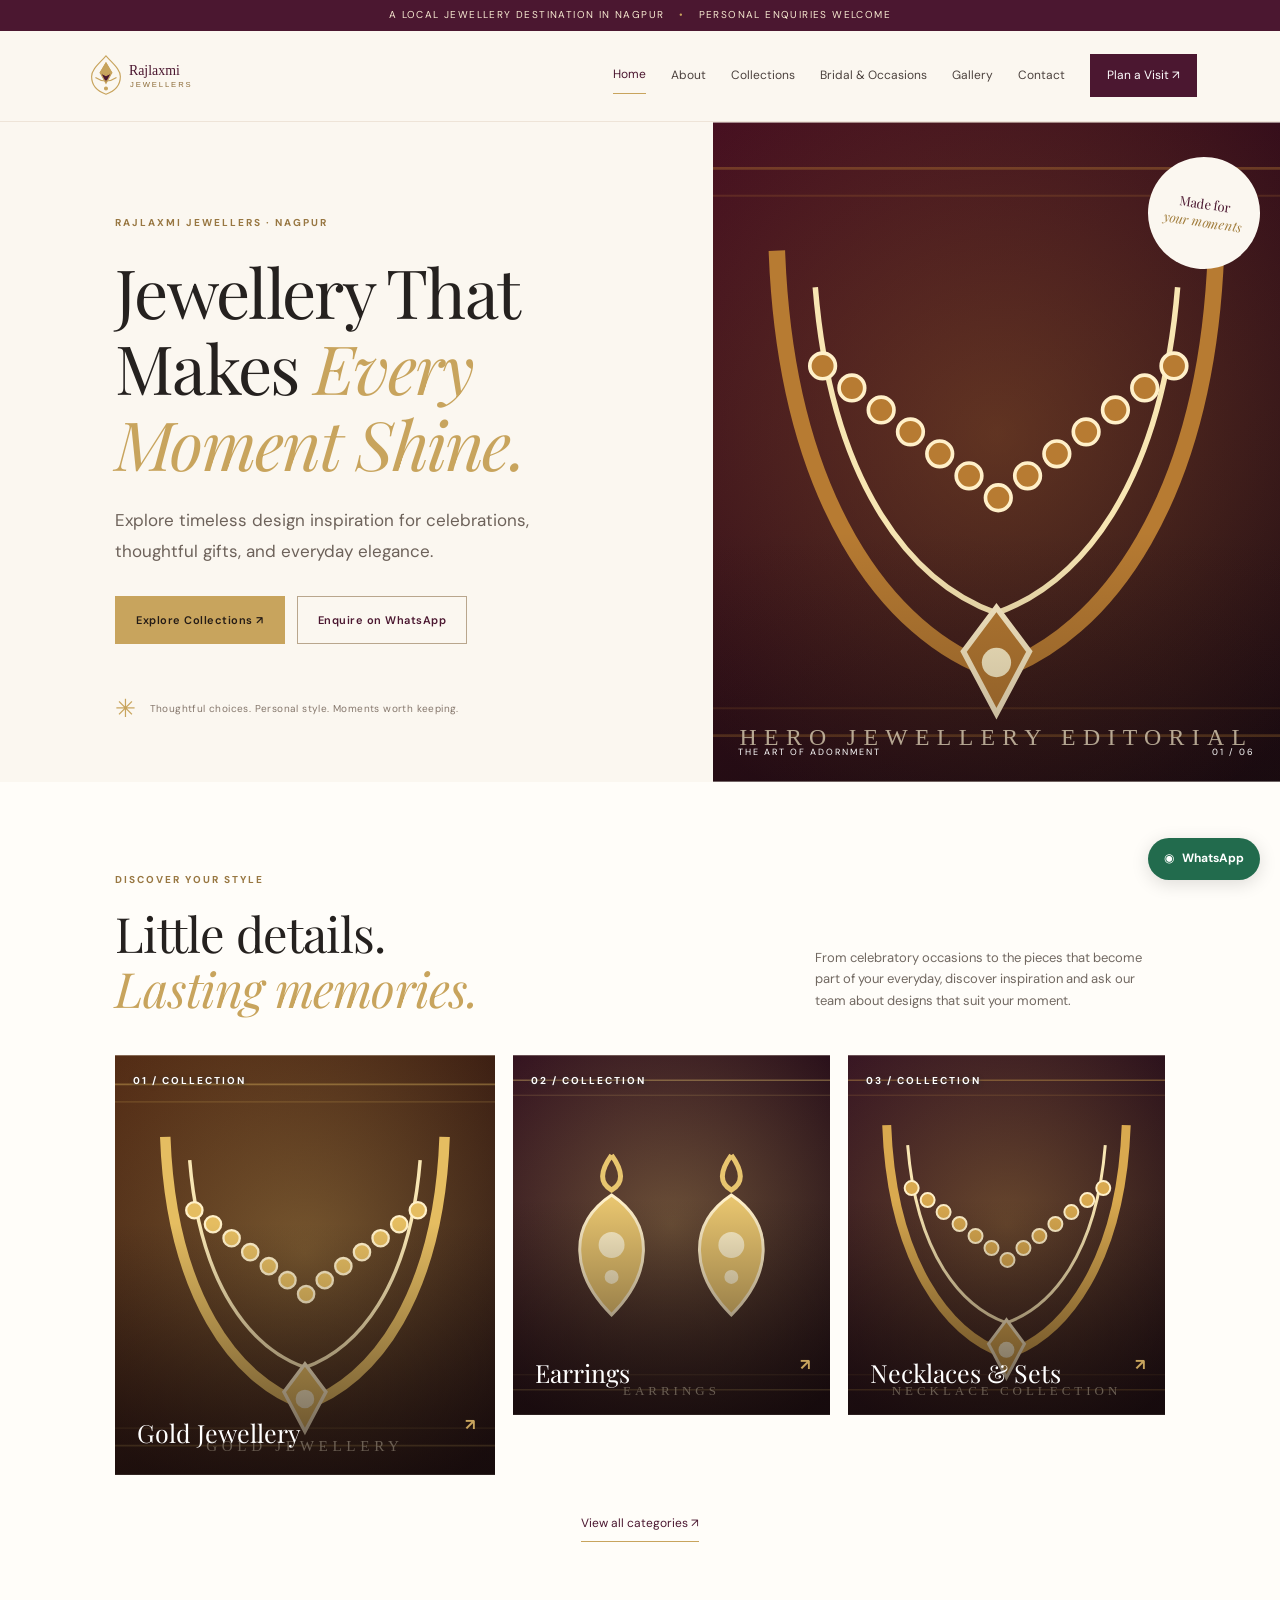
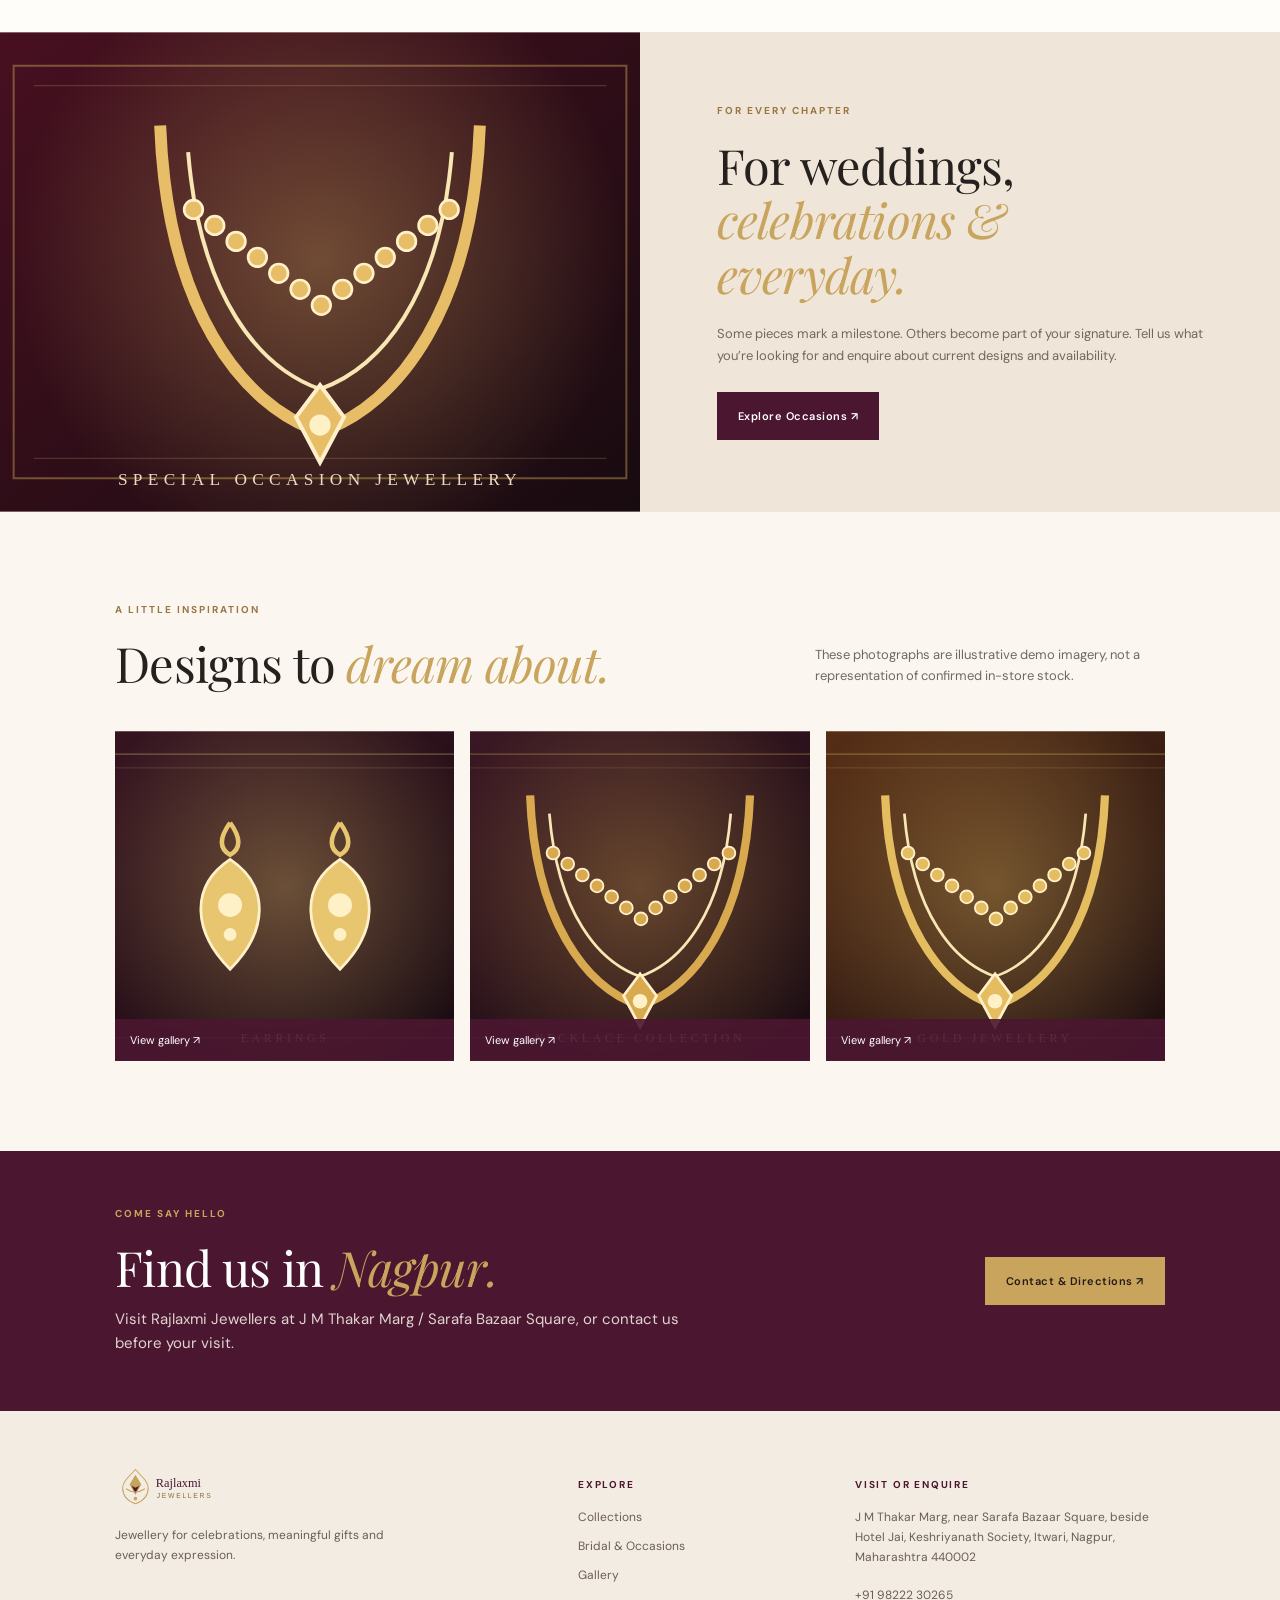
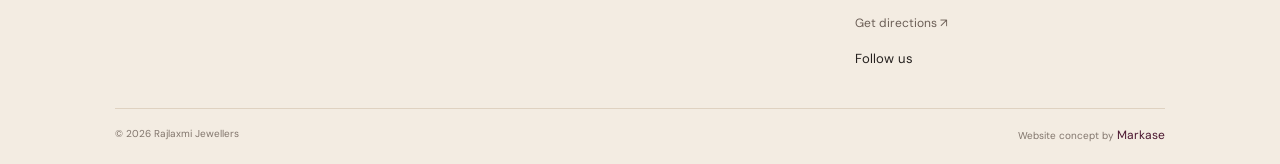
<file: index.html>
<!doctype html><html lang="en"><head><meta charset="utf-8"><meta name="viewport" content="width=device-width, initial-scale=1"><title>Jewellery That Makes Every Moment Shine | Rajlaxmi Jewellers, Nagpur</title><meta name="description" content="Discover jewellery inspiration for celebrations, thoughtful gifts and everyday elegance at Rajlaxmi Jewellers in Nagpur."><meta name="theme-color" content="#4B1730"><meta property="og:type" content="website"><meta property="og:title" content="Jewellery That Makes Every Moment Shine | Rajlaxmi Jewellers"><meta property="og:description" content="Discover jewellery inspiration for celebrations, thoughtful gifts and everyday elegance at Rajlaxmi Jewellers in Nagpur."><meta property="og:image" content="assets/images/hero-jewellery.svg"><link rel="icon" href="assets/images/favicon.svg" type="image/svg+xml"><link rel="stylesheet" href="assets/css/styles.css"></head><body><a class="skip-link" href="#main">Skip to content</a><div class="topline">A local jewellery destination in Nagpur <span>•</span> Personal enquiries welcome</div><header class="site-header"><a class="brand" href="index.html" aria-label="Rajlaxmi Jewellers home"><img src="assets/images/rajlaxmi-jewellers-logo.svg" alt="Rajlaxmi Jewellers"></a><button class="menu-toggle" aria-expanded="false" aria-controls="primary-nav">Menu ☰</button><nav id="primary-nav" class="nav"><a href="index.html" aria-current="page">Home</a><a href="about.html">About</a><a href="collections.html">Collections</a><a href="bridal.html">Bridal & Occasions</a><a href="gallery.html">Gallery</a><a href="contact.html">Contact</a><a class="nav-call" href="contact.html">Plan a Visit ↗</a></nav></header><main id="main"><section class="hero"><div class="hero-copy"><p class="eyebrow">RAJLAXMI JEWELLERS · NAGPUR</p><h1>Jewellery That Makes <em>Every Moment Shine.</em></h1><p class="lead">Explore timeless design inspiration for celebrations, thoughtful gifts, and everyday elegance.</p><div class="button-row"><a class="button button-gold" href="collections.html">Explore Collections ↗</a><a class="button button-outline" data-whatsapp href="#">Enquire on WhatsApp</a></div><div class="hero-note"><span class="ornament">✳</span><span>Thoughtful choices. Personal style. Moments worth keeping.</span></div></div><div class="hero-visual"><img class="hero-image" src="assets/images/hero-jewellery.svg" alt="Editorial jewellery inspiration in warm golden light"><div class="image-caption"><span>THE ART OF ADORNMENT</span><span>01 / 06</span></div><div class="hero-stamp">Made for<br><i>your moments</i></div></div></section><section class="intro-section section-pad"><div class="section-kicker">DISCOVER YOUR STYLE</div><div class="section-heading"><h2>Little details.<br><em>Lasting memories.</em></h2><p>From celebratory occasions to the pieces that become part of your everyday, discover inspiration and ask our team about designs that suit your moment.</p></div><div class="collection-grid"><a class="collection-card collection-tall" href="collections.html#gold"><img src="assets/images/gold-jewellery.svg" alt="Gold jewellery inspiration"><span class="card-index">01 / COLLECTION</span><span class="collection-title">Gold Jewellery <b>↗</b></span></a><a class="collection-card" href="collections.html#earrings"><img src="assets/images/earrings.svg" alt="Elegant earrings inspiration"><span class="card-index">02 / COLLECTION</span><span class="collection-title">Earrings <b>↗</b></span></a><a class="collection-card" href="collections.html#necklaces"><img src="assets/images/necklaces.svg" alt="Necklace design inspiration"><span class="card-index">03 / COLLECTION</span><span class="collection-title">Necklaces & Sets <b>↗</b></span></a></div><div class="center-link"><a class="text-link" href="collections.html">View all categories ↗</a></div></section><section class="occasion-band"><div class="occasion-photo"><img src="assets/images/occasion-jewellery.svg" alt="Jewellery styled for a special occasion" loading="lazy"></div><div class="occasion-copy"><p class="eyebrow">FOR EVERY CHAPTER</p><h2>For weddings,<br><em>celebrations & everyday.</em></h2><p>Some pieces mark a milestone. Others become part of your signature. Tell us what you’re looking for and enquire about current designs and availability.</p><a class="button button-dark" href="bridal.html">Explore Occasions ↗</a></div></section><section class="featured section-pad"><div class="section-kicker">A LITTLE INSPIRATION</div><div class="section-heading"><h2>Designs to <em>dream about.</em></h2><p>These photographs are illustrative demo imagery, not a representation of confirmed in-store stock.</p></div><div class="featured-grid"><a class="feature-tile" href="gallery.html"><img src="assets/images/earrings.svg" alt="Illustrative jewellery photography" loading="lazy"><span>View gallery ↗</span></a><a class="feature-tile" href="gallery.html"><img src="assets/images/necklaces.svg" alt="Illustrative jewellery photography" loading="lazy"><span>View gallery ↗</span></a><a class="feature-tile" href="gallery.html"><img src="assets/images/gold-jewellery.svg" alt="Illustrative jewellery photography" loading="lazy"><span>View gallery ↗</span></a></div></section><section class="visit-strip"><div><p class="eyebrow">COME SAY HELLO</p><h2>Find us in <em>Nagpur.</em></h2><p>Visit Rajlaxmi Jewellers at J M Thakar Marg / Sarafa Bazaar Square, or contact us before your visit.</p></div><a class="button button-gold" href="contact.html">Contact & Directions ↗</a></section></main><footer class="footer"><div class="footer-main"><div><a class="brand footer-brand" href="index.html"><img src="assets/images/rajlaxmi-jewellers-logo.svg" alt="Rajlaxmi Jewellers"></a><p>Jewellery for celebrations, meaningful gifts and everyday expression.</p></div><div><h3>Explore</h3><a href="collections.html">Collections</a><a href="bridal.html">Bridal & Occasions</a><a href="gallery.html">Gallery</a></div><div><h3>Visit or enquire</h3><p data-address>J M Thakar Marg, near Sarafa Bazaar Square, beside Hotel Jai, Keshriyanath Society, Itwari, Nagpur, Maharashtra 440002</p><a data-phone href="tel:+919822230265">+91 98222 30265</a><a data-directions target="_blank" rel="noopener">Get directions ↗</a><div class="social-links" data-social aria-label="Social media"><span>Follow us</span></div></div></div><div class="footer-bottom"><span>© <span data-year></span> Rajlaxmi Jewellers</span><span>Website concept by <a href="https://markase.in" target="_blank" rel="noopener">Markase</a></span></div></footer><a class="whatsapp-float" data-whatsapp href="https://wa.me/919822230265" target="_blank" rel="noopener" aria-label="Chat with Rajlaxmi Jewellers on WhatsApp">◉ <b>WhatsApp</b></a><script src="assets/js/site-config.js"></script><script src="assets/js/main.js"></script></body></html>
</file>
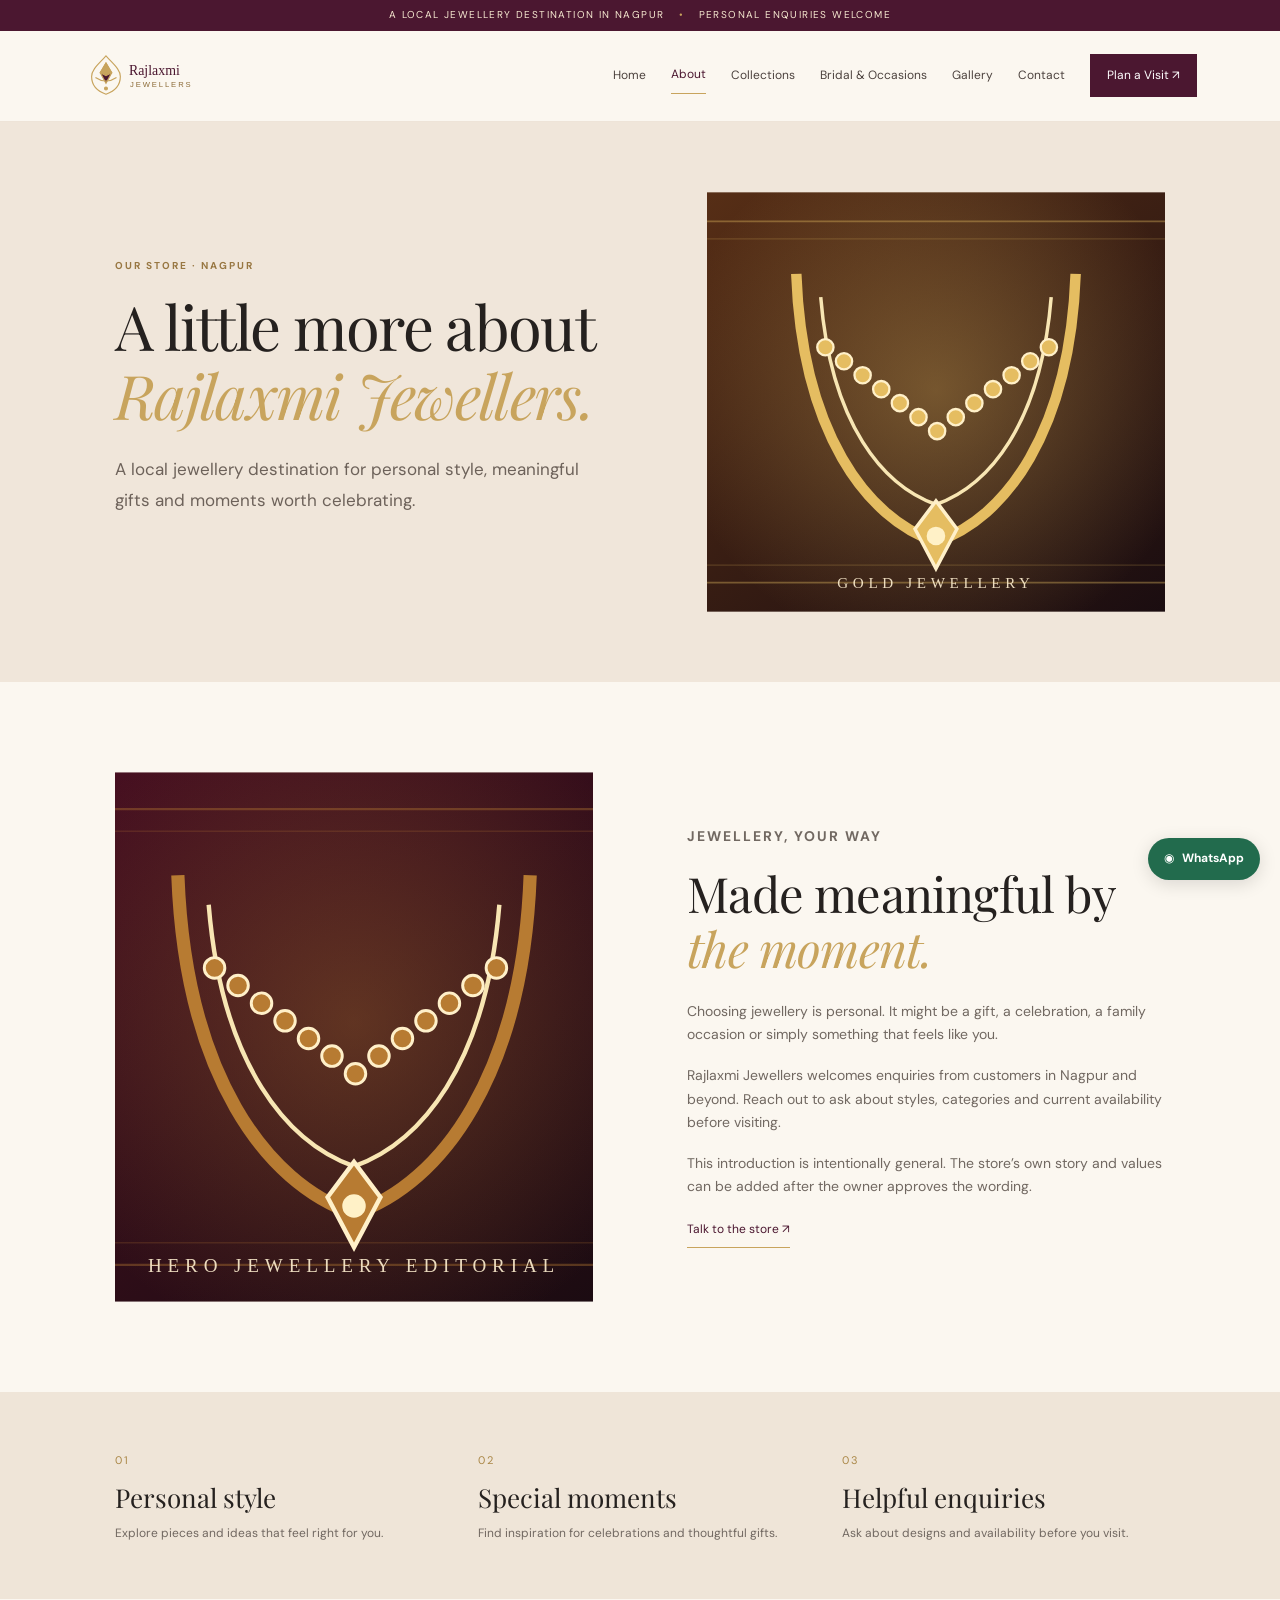
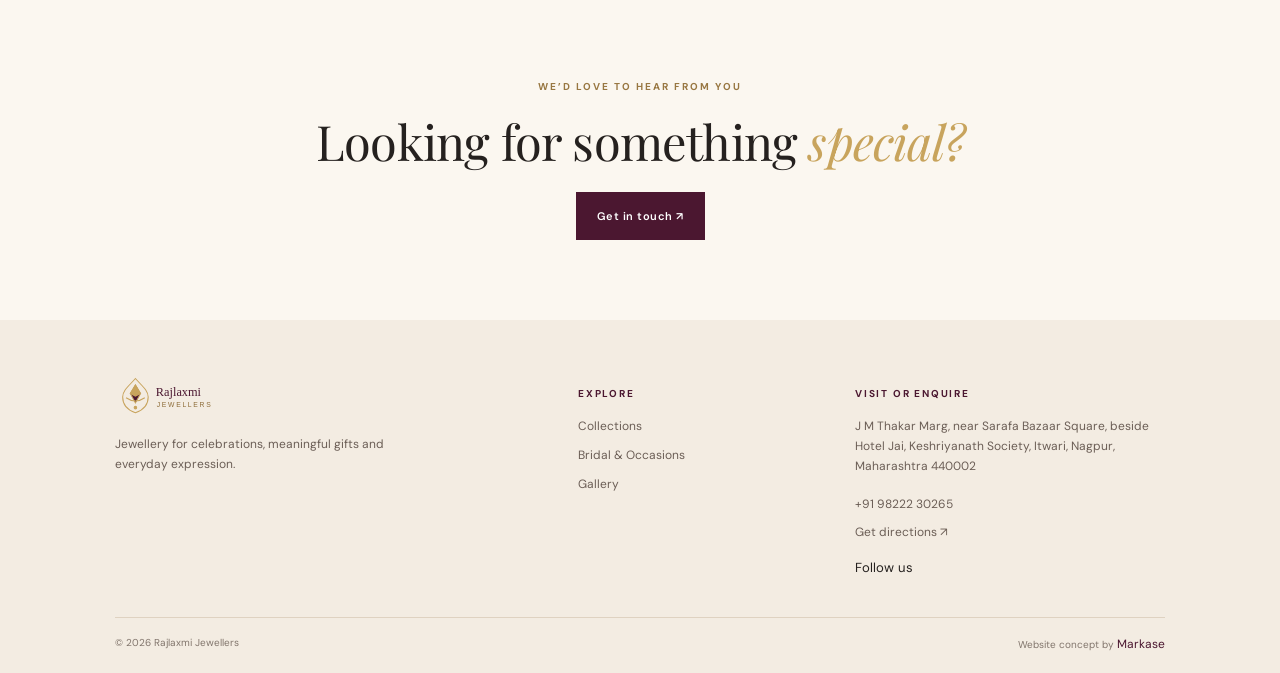
<file: about.html>
<!doctype html><html lang="en"><head><meta charset="utf-8"><meta name="viewport" content="width=device-width, initial-scale=1"><title>A Little More About Rajlaxmi Jewellers | Rajlaxmi Jewellers, Nagpur</title><meta name="description" content="Meet Rajlaxmi Jewellers, a local jewellery store in Nagpur. Get in touch to ask about designs and current availability."><meta name="theme-color" content="#4B1730"><meta property="og:type" content="website"><meta property="og:title" content="A Little More About Rajlaxmi Jewellers | Rajlaxmi Jewellers"><meta property="og:description" content="Meet Rajlaxmi Jewellers, a local jewellery store in Nagpur. Get in touch to ask about designs and current availability."><meta property="og:image" content="assets/images/hero-jewellery.svg"><link rel="icon" href="assets/images/favicon.svg" type="image/svg+xml"><link rel="stylesheet" href="assets/css/styles.css"></head><body><a class="skip-link" href="#main">Skip to content</a><div class="topline">A local jewellery destination in Nagpur <span>•</span> Personal enquiries welcome</div><header class="site-header"><a class="brand" href="index.html" aria-label="Rajlaxmi Jewellers home"><img src="assets/images/rajlaxmi-jewellers-logo.svg" alt="Rajlaxmi Jewellers"></a><button class="menu-toggle" aria-expanded="false" aria-controls="primary-nav">Menu ☰</button><nav id="primary-nav" class="nav"><a href="index.html">Home</a><a href="about.html" aria-current="page">About</a><a href="collections.html">Collections</a><a href="bridal.html">Bridal & Occasions</a><a href="gallery.html">Gallery</a><a href="contact.html">Contact</a><a class="nav-call" href="contact.html">Plan a Visit ↗</a></nav></header><main id="main"><section class="page-intro"><div><p class="eyebrow">OUR STORE · NAGPUR</p><h1>A little more about <em>Rajlaxmi Jewellers.</em></h1><p class="lead">A local jewellery destination for personal style, meaningful gifts and moments worth celebrating.</p></div><img class="intro-image" src="assets/images/gold-jewellery.svg" alt="Jewellery detail in warm light"></section><section class="story-section section-pad"><div class="story-image"><img src="assets/images/hero-jewellery.svg" alt="Close-up jewellery editorial photography" loading="lazy"></div><div class="story-copy"><p class="eyebrow">JEWELLERY, YOUR WAY</p><h2>Made meaningful by <em>the moment.</em></h2><p>Choosing jewellery is personal. It might be a gift, a celebration, a family occasion or simply something that feels like you.</p><p>Rajlaxmi Jewellers welcomes enquiries from customers in Nagpur and beyond. Reach out to ask about styles, categories and current availability before visiting.</p><p class="small-note">This introduction is intentionally general. The store’s own story and values can be added after the owner approves the wording.</p><a class="text-link" href="contact.html">Talk to the store ↗</a></div></section><section class="values-band"><div><span>01</span><h3>Personal style</h3><p>Explore pieces and ideas that feel right for you.</p></div><div><span>02</span><h3>Special moments</h3><p>Find inspiration for celebrations and thoughtful gifts.</p></div><div><span>03</span><h3>Helpful enquiries</h3><p>Ask about designs and availability before you visit.</p></div></section><section class="simple-cta"><p class="eyebrow">WE’D LOVE TO HEAR FROM YOU</p><h2>Looking for something <em>special?</em></h2><a class="button button-dark" href="contact.html">Get in touch ↗</a></section></main><footer class="footer"><div class="footer-main"><div><a class="brand footer-brand" href="index.html"><img src="assets/images/rajlaxmi-jewellers-logo.svg" alt="Rajlaxmi Jewellers"></a><p>Jewellery for celebrations, meaningful gifts and everyday expression.</p></div><div><h3>Explore</h3><a href="collections.html">Collections</a><a href="bridal.html">Bridal & Occasions</a><a href="gallery.html">Gallery</a></div><div><h3>Visit or enquire</h3><p data-address>J M Thakar Marg, near Sarafa Bazaar Square, beside Hotel Jai, Keshriyanath Society, Itwari, Nagpur, Maharashtra 440002</p><a data-phone href="tel:+919822230265">+91 98222 30265</a><a data-directions target="_blank" rel="noopener">Get directions ↗</a><div class="social-links" data-social aria-label="Social media"><span>Follow us</span></div></div></div><div class="footer-bottom"><span>© <span data-year></span> Rajlaxmi Jewellers</span><span>Website concept by <a href="https://markase.in" target="_blank" rel="noopener">Markase</a></span></div></footer><a class="whatsapp-float" data-whatsapp href="https://wa.me/919822230265" target="_blank" rel="noopener" aria-label="Chat with Rajlaxmi Jewellers on WhatsApp">◉ <b>WhatsApp</b></a><script src="assets/js/site-config.js"></script><script src="assets/js/main.js"></script></body></html>
</file>
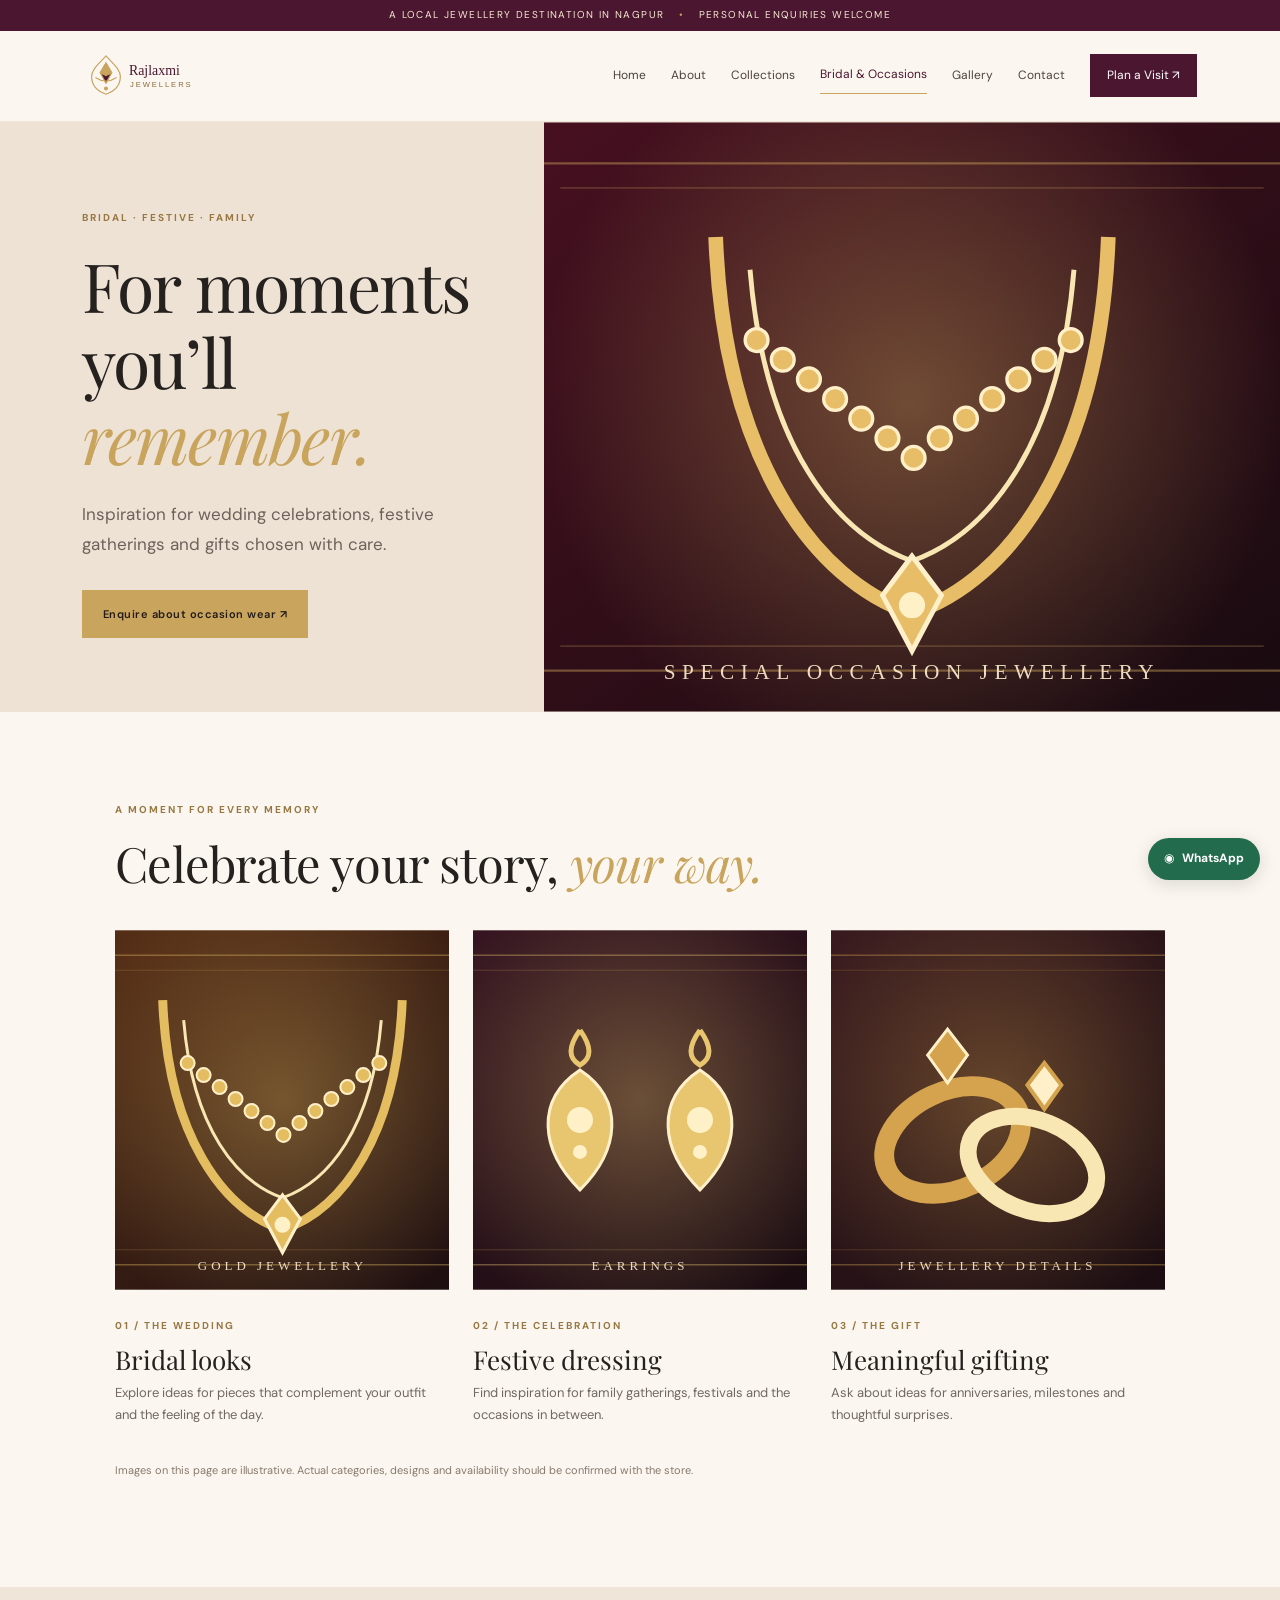
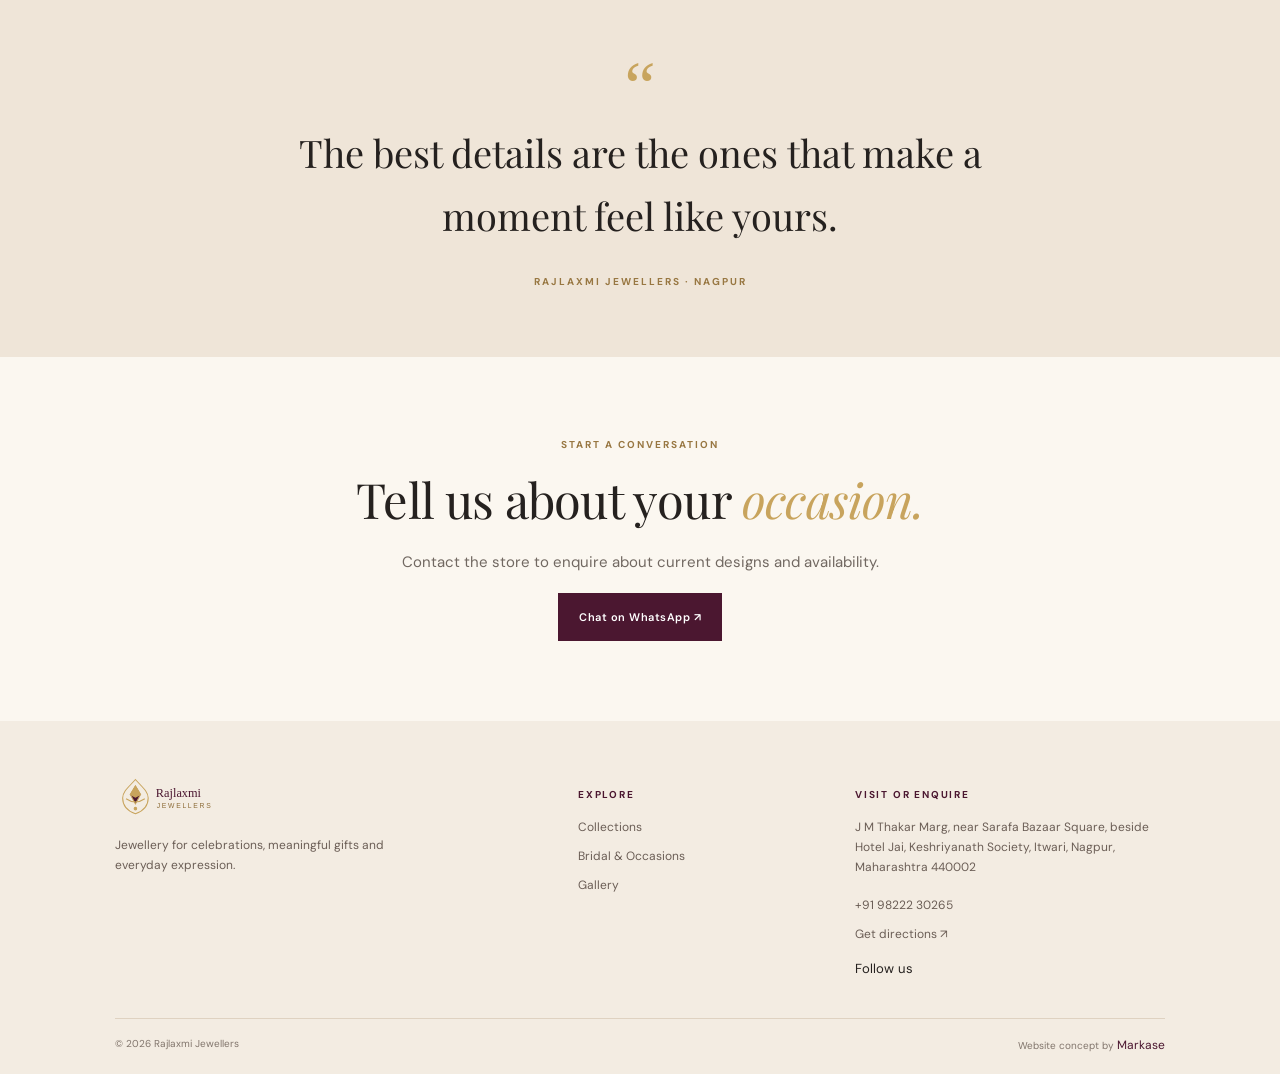
<file: bridal.html>
<!doctype html><html lang="en"><head><meta charset="utf-8"><meta name="viewport" content="width=device-width, initial-scale=1"><title>For Moments You’ll Remember | Rajlaxmi Jewellers, Nagpur</title><meta name="description" content="Explore inspiration for bridal looks, festive dressing and meaningful gifts with Rajlaxmi Jewellers in Nagpur."><meta name="theme-color" content="#4B1730"><meta property="og:type" content="website"><meta property="og:title" content="For Moments You’ll Remember | Rajlaxmi Jewellers"><meta property="og:description" content="Explore inspiration for bridal looks, festive dressing and meaningful gifts with Rajlaxmi Jewellers in Nagpur."><meta property="og:image" content="assets/images/hero-jewellery.svg"><link rel="icon" href="assets/images/favicon.svg" type="image/svg+xml"><link rel="stylesheet" href="assets/css/styles.css"></head><body><a class="skip-link" href="#main">Skip to content</a><div class="topline">A local jewellery destination in Nagpur <span>•</span> Personal enquiries welcome</div><header class="site-header"><a class="brand" href="index.html" aria-label="Rajlaxmi Jewellers home"><img src="assets/images/rajlaxmi-jewellers-logo.svg" alt="Rajlaxmi Jewellers"></a><button class="menu-toggle" aria-expanded="false" aria-controls="primary-nav">Menu ☰</button><nav id="primary-nav" class="nav"><a href="index.html">Home</a><a href="about.html">About</a><a href="collections.html">Collections</a><a href="bridal.html" aria-current="page">Bridal & Occasions</a><a href="gallery.html">Gallery</a><a href="contact.html">Contact</a><a class="nav-call" href="contact.html">Plan a Visit ↗</a></nav></header><main id="main"><section class="bridal-hero"><div class="bridal-hero-copy"><p class="eyebrow">BRIDAL · FESTIVE · FAMILY</p><h1>For moments<br>you’ll <em>remember.</em></h1><p class="lead">Inspiration for wedding celebrations, festive gatherings and gifts chosen with care.</p><a class="button button-gold" data-whatsapp data-message="Hello Rajlaxmi Jewellers, I would like to enquire about jewellery for a wedding or special occasion." href="#">Enquire about occasion wear ↗</a></div><img class="bridal-hero-img" src="assets/images/occasion-jewellery.svg" alt="Bridal jewellery editorial inspiration"></section><section class="occasion-editorial section-pad"><div class="occasion-editorial-head"><p class="eyebrow">A MOMENT FOR EVERY MEMORY</p><h2>Celebrate your story, <em>your way.</em></h2></div><div class="occasion-columns"><article><img src="assets/images/gold-jewellery.svg" alt="Jewellery inspiration for bridal looks" loading="lazy"><span class="eyebrow">01 / THE WEDDING</span><h3>Bridal looks</h3><p>Explore ideas for pieces that complement your outfit and the feeling of the day.</p></article><article><img src="assets/images/earrings.svg" alt="Jewellery inspiration for festive occasions" loading="lazy"><span class="eyebrow">02 / THE CELEBRATION</span><h3>Festive dressing</h3><p>Find inspiration for family gatherings, festivals and the occasions in between.</p></article><article><img src="assets/images/jewellery-details.svg" alt="Jewellery gifting inspiration" loading="lazy"><span class="eyebrow">03 / THE GIFT</span><h3>Meaningful gifting</h3><p>Ask about ideas for anniversaries, milestones and thoughtful surprises.</p></article></div><p class="small-note">Images on this page are illustrative. Actual categories, designs and availability should be confirmed with the store.</p></section><section class="bridal-quote"><span class="quote-mark">“</span><p>The best details are the ones that make a moment feel like yours.</p><span class="eyebrow">RAJLAXMI JEWELLERS · NAGPUR</span></section><section class="simple-cta"><p class="eyebrow">START A CONVERSATION</p><h2>Tell us about your <em>occasion.</em></h2><p>Contact the store to enquire about current designs and availability.</p><a class="button button-dark" data-whatsapp href="#">Chat on WhatsApp ↗</a></section></main><footer class="footer"><div class="footer-main"><div><a class="brand footer-brand" href="index.html"><img src="assets/images/rajlaxmi-jewellers-logo.svg" alt="Rajlaxmi Jewellers"></a><p>Jewellery for celebrations, meaningful gifts and everyday expression.</p></div><div><h3>Explore</h3><a href="collections.html">Collections</a><a href="bridal.html">Bridal & Occasions</a><a href="gallery.html">Gallery</a></div><div><h3>Visit or enquire</h3><p data-address>J M Thakar Marg, near Sarafa Bazaar Square, beside Hotel Jai, Keshriyanath Society, Itwari, Nagpur, Maharashtra 440002</p><a data-phone href="tel:+919822230265">+91 98222 30265</a><a data-directions target="_blank" rel="noopener">Get directions ↗</a><div class="social-links" data-social aria-label="Social media"><span>Follow us</span></div></div></div><div class="footer-bottom"><span>© <span data-year></span> Rajlaxmi Jewellers</span><span>Website concept by <a href="https://markase.in" target="_blank" rel="noopener">Markase</a></span></div></footer><a class="whatsapp-float" data-whatsapp href="https://wa.me/919822230265" target="_blank" rel="noopener" aria-label="Chat with Rajlaxmi Jewellers on WhatsApp">◉ <b>WhatsApp</b></a><script src="assets/js/site-config.js"></script><script src="assets/js/main.js"></script></body></html>
</file>
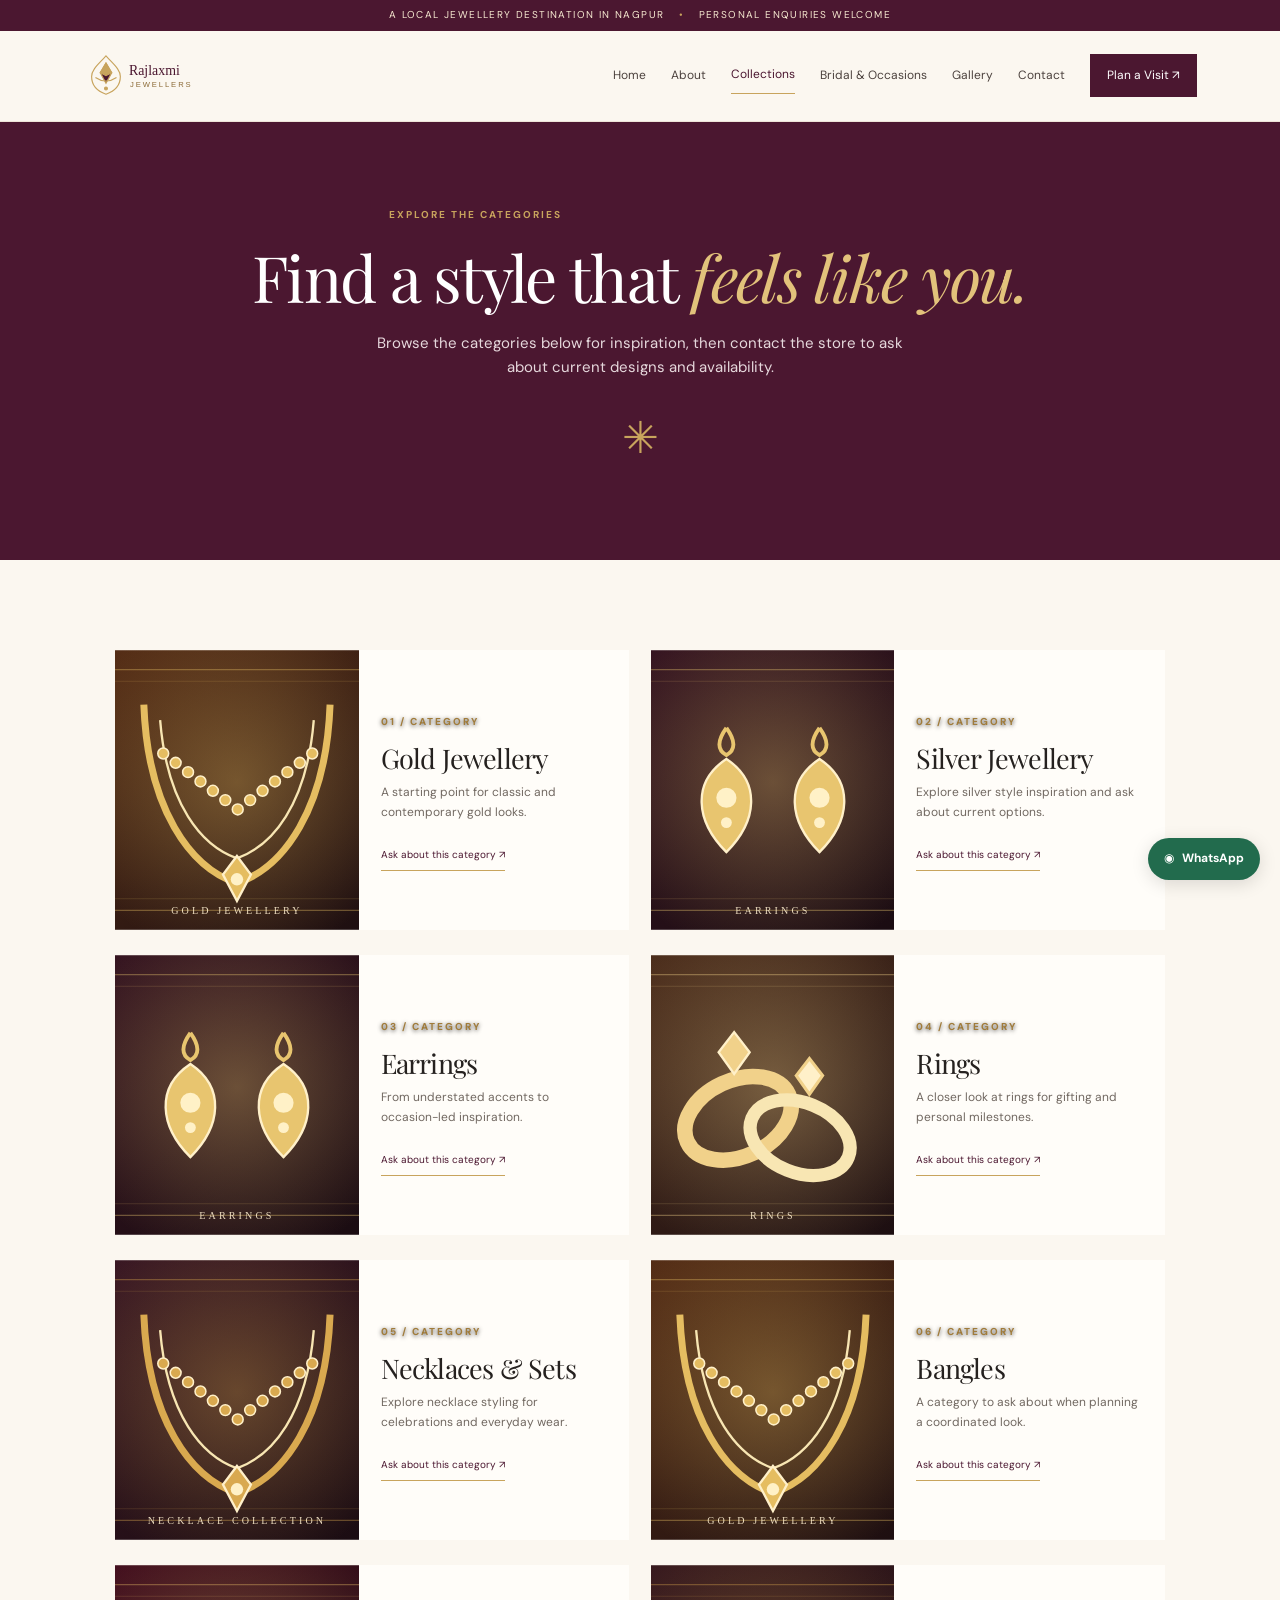
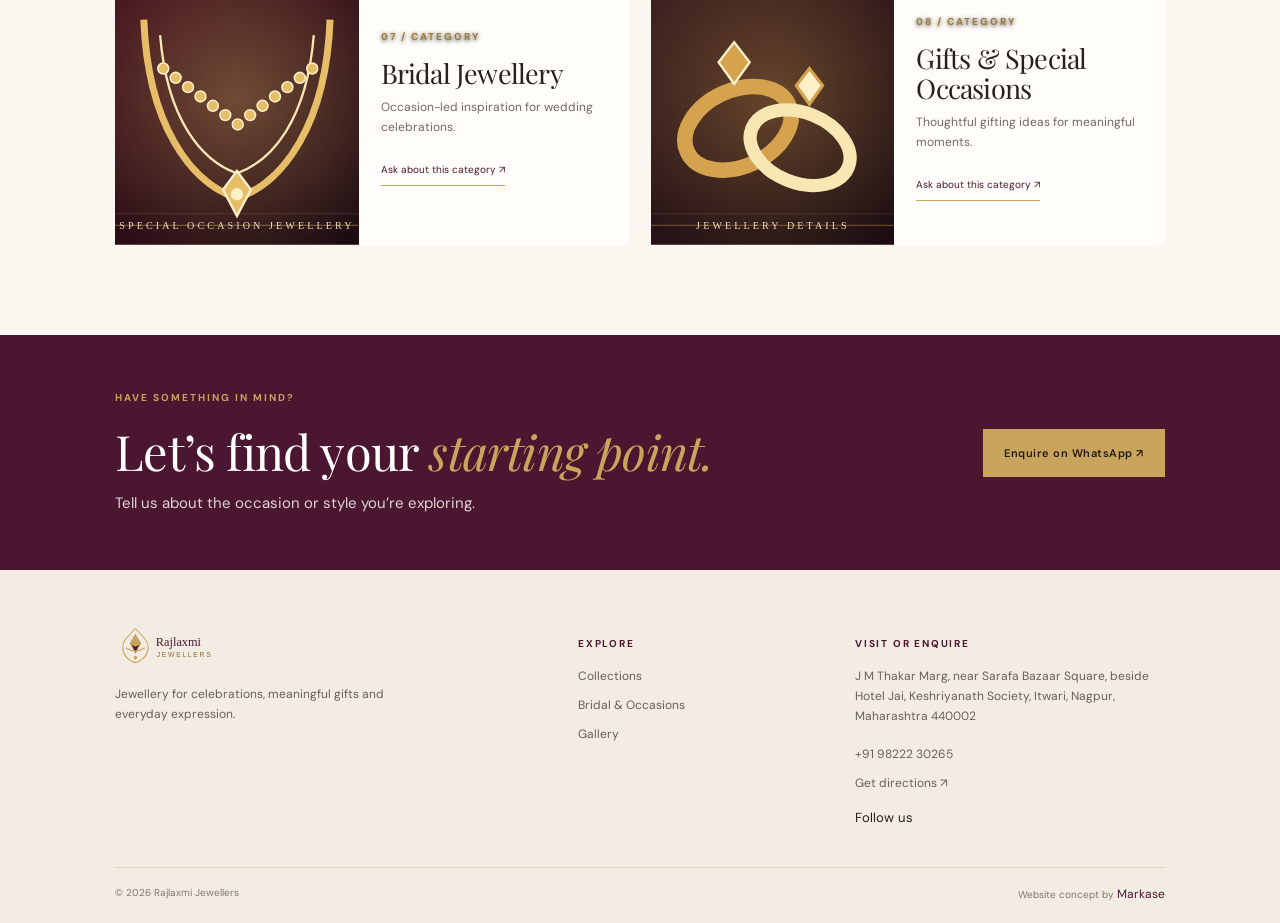
<file: collections.html>
<!doctype html><html lang="en"><head><meta charset="utf-8"><meta name="viewport" content="width=device-width, initial-scale=1"><title>Find a Style That Feels Like You | Rajlaxmi Jewellers, Nagpur</title><meta name="description" content="Explore jewellery category inspiration from Rajlaxmi Jewellers in Nagpur and enquire about current designs."><meta name="theme-color" content="#4B1730"><meta property="og:type" content="website"><meta property="og:title" content="Find a Style That Feels Like You | Rajlaxmi Jewellers"><meta property="og:description" content="Explore jewellery category inspiration from Rajlaxmi Jewellers in Nagpur and enquire about current designs."><meta property="og:image" content="assets/images/hero-jewellery.svg"><link rel="icon" href="assets/images/favicon.svg" type="image/svg+xml"><link rel="stylesheet" href="assets/css/styles.css"></head><body><a class="skip-link" href="#main">Skip to content</a><div class="topline">A local jewellery destination in Nagpur <span>•</span> Personal enquiries welcome</div><header class="site-header"><a class="brand" href="index.html" aria-label="Rajlaxmi Jewellers home"><img src="assets/images/rajlaxmi-jewellers-logo.svg" alt="Rajlaxmi Jewellers"></a><button class="menu-toggle" aria-expanded="false" aria-controls="primary-nav">Menu ☰</button><nav id="primary-nav" class="nav"><a href="index.html">Home</a><a href="about.html">About</a><a href="collections.html" aria-current="page">Collections</a><a href="bridal.html">Bridal & Occasions</a><a href="gallery.html">Gallery</a><a href="contact.html">Contact</a><a class="nav-call" href="contact.html">Plan a Visit ↗</a></nav></header><main id="main"><section class="page-banner burgundy-banner"><p class="eyebrow">EXPLORE THE CATEGORIES</p><h1>Find a style that <em>feels like you.</em></h1><p>Browse the categories below for inspiration, then contact the store to ask about current designs and availability.</p><div class="banner-ornament">✳</div></section><section class="category-grid section-pad"><article class="category-card" id="gold"><img src="assets/images/gold-jewellery.svg" alt="Gold Jewellery illustrative inspiration" loading="lazy"><div class="category-copy"><span class="card-index">01 / CATEGORY</span><h2>Gold Jewellery</h2><p>A starting point for classic and contemporary gold looks.</p><a class="text-link" data-whatsapp data-category="Gold Jewellery" href="#">Ask about this category ↗</a></div></article><article class="category-card" id="silver"><img src="assets/images/earrings.svg" alt="Silver Jewellery illustrative inspiration" loading="lazy"><div class="category-copy"><span class="card-index">02 / CATEGORY</span><h2>Silver Jewellery</h2><p>Explore silver style inspiration and ask about current options.</p><a class="text-link" data-whatsapp data-category="Silver Jewellery" href="#">Ask about this category ↗</a></div></article><article class="category-card" id="earrings"><img src="assets/images/earrings.svg" alt="Earrings illustrative inspiration" loading="lazy"><div class="category-copy"><span class="card-index">03 / CATEGORY</span><h2>Earrings</h2><p>From understated accents to occasion-led inspiration.</p><a class="text-link" data-whatsapp data-category="Earrings" href="#">Ask about this category ↗</a></div></article><article class="category-card" id="rings"><img src="assets/images/rings.svg" alt="Rings illustrative inspiration" loading="lazy"><div class="category-copy"><span class="card-index">04 / CATEGORY</span><h2>Rings</h2><p>A closer look at rings for gifting and personal milestones.</p><a class="text-link" data-whatsapp data-category="Rings" href="#">Ask about this category ↗</a></div></article><article class="category-card" id="necklaces"><img src="assets/images/necklaces.svg" alt="Necklaces & Sets illustrative inspiration" loading="lazy"><div class="category-copy"><span class="card-index">05 / CATEGORY</span><h2>Necklaces & Sets</h2><p>Explore necklace styling for celebrations and everyday wear.</p><a class="text-link" data-whatsapp data-category="Necklaces & Sets" href="#">Ask about this category ↗</a></div></article><article class="category-card" id="bangles"><img src="assets/images/gold-jewellery.svg" alt="Bangles illustrative inspiration" loading="lazy"><div class="category-copy"><span class="card-index">06 / CATEGORY</span><h2>Bangles</h2><p>A category to ask about when planning a coordinated look.</p><a class="text-link" data-whatsapp data-category="Bangles" href="#">Ask about this category ↗</a></div></article><article class="category-card" id="bridal"><img src="assets/images/occasion-jewellery.svg" alt="Bridal Jewellery illustrative inspiration" loading="lazy"><div class="category-copy"><span class="card-index">07 / CATEGORY</span><h2>Bridal Jewellery</h2><p>Occasion-led inspiration for wedding celebrations.</p><a class="text-link" data-whatsapp data-category="Bridal Jewellery" href="#">Ask about this category ↗</a></div></article><article class="category-card" id="gifts"><img src="assets/images/jewellery-details.svg" alt="Gifts & Special Occasions illustrative inspiration" loading="lazy"><div class="category-copy"><span class="card-index">08 / CATEGORY</span><h2>Gifts & Special Occasions</h2><p>Thoughtful gifting ideas for meaningful moments.</p><a class="text-link" data-whatsapp data-category="Gifts & Special Occasions" href="#">Ask about this category ↗</a></div></article></section><section class="visit-strip"><div><p class="eyebrow">HAVE SOMETHING IN MIND?</p><h2>Let’s find your <em>starting point.</em></h2><p>Tell us about the occasion or style you’re exploring.</p></div><a class="button button-gold" data-whatsapp href="#">Enquire on WhatsApp ↗</a></section></main><footer class="footer"><div class="footer-main"><div><a class="brand footer-brand" href="index.html"><img src="assets/images/rajlaxmi-jewellers-logo.svg" alt="Rajlaxmi Jewellers"></a><p>Jewellery for celebrations, meaningful gifts and everyday expression.</p></div><div><h3>Explore</h3><a href="collections.html">Collections</a><a href="bridal.html">Bridal & Occasions</a><a href="gallery.html">Gallery</a></div><div><h3>Visit or enquire</h3><p data-address>J M Thakar Marg, near Sarafa Bazaar Square, beside Hotel Jai, Keshriyanath Society, Itwari, Nagpur, Maharashtra 440002</p><a data-phone href="tel:+919822230265">+91 98222 30265</a><a data-directions target="_blank" rel="noopener">Get directions ↗</a><div class="social-links" data-social aria-label="Social media"><span>Follow us</span></div></div></div><div class="footer-bottom"><span>© <span data-year></span> Rajlaxmi Jewellers</span><span>Website concept by <a href="https://markase.in" target="_blank" rel="noopener">Markase</a></span></div></footer><a class="whatsapp-float" data-whatsapp href="https://wa.me/919822230265" target="_blank" rel="noopener" aria-label="Chat with Rajlaxmi Jewellers on WhatsApp">◉ <b>WhatsApp</b></a><script src="assets/js/site-config.js"></script><script src="assets/js/main.js"></script></body></html>
</file>
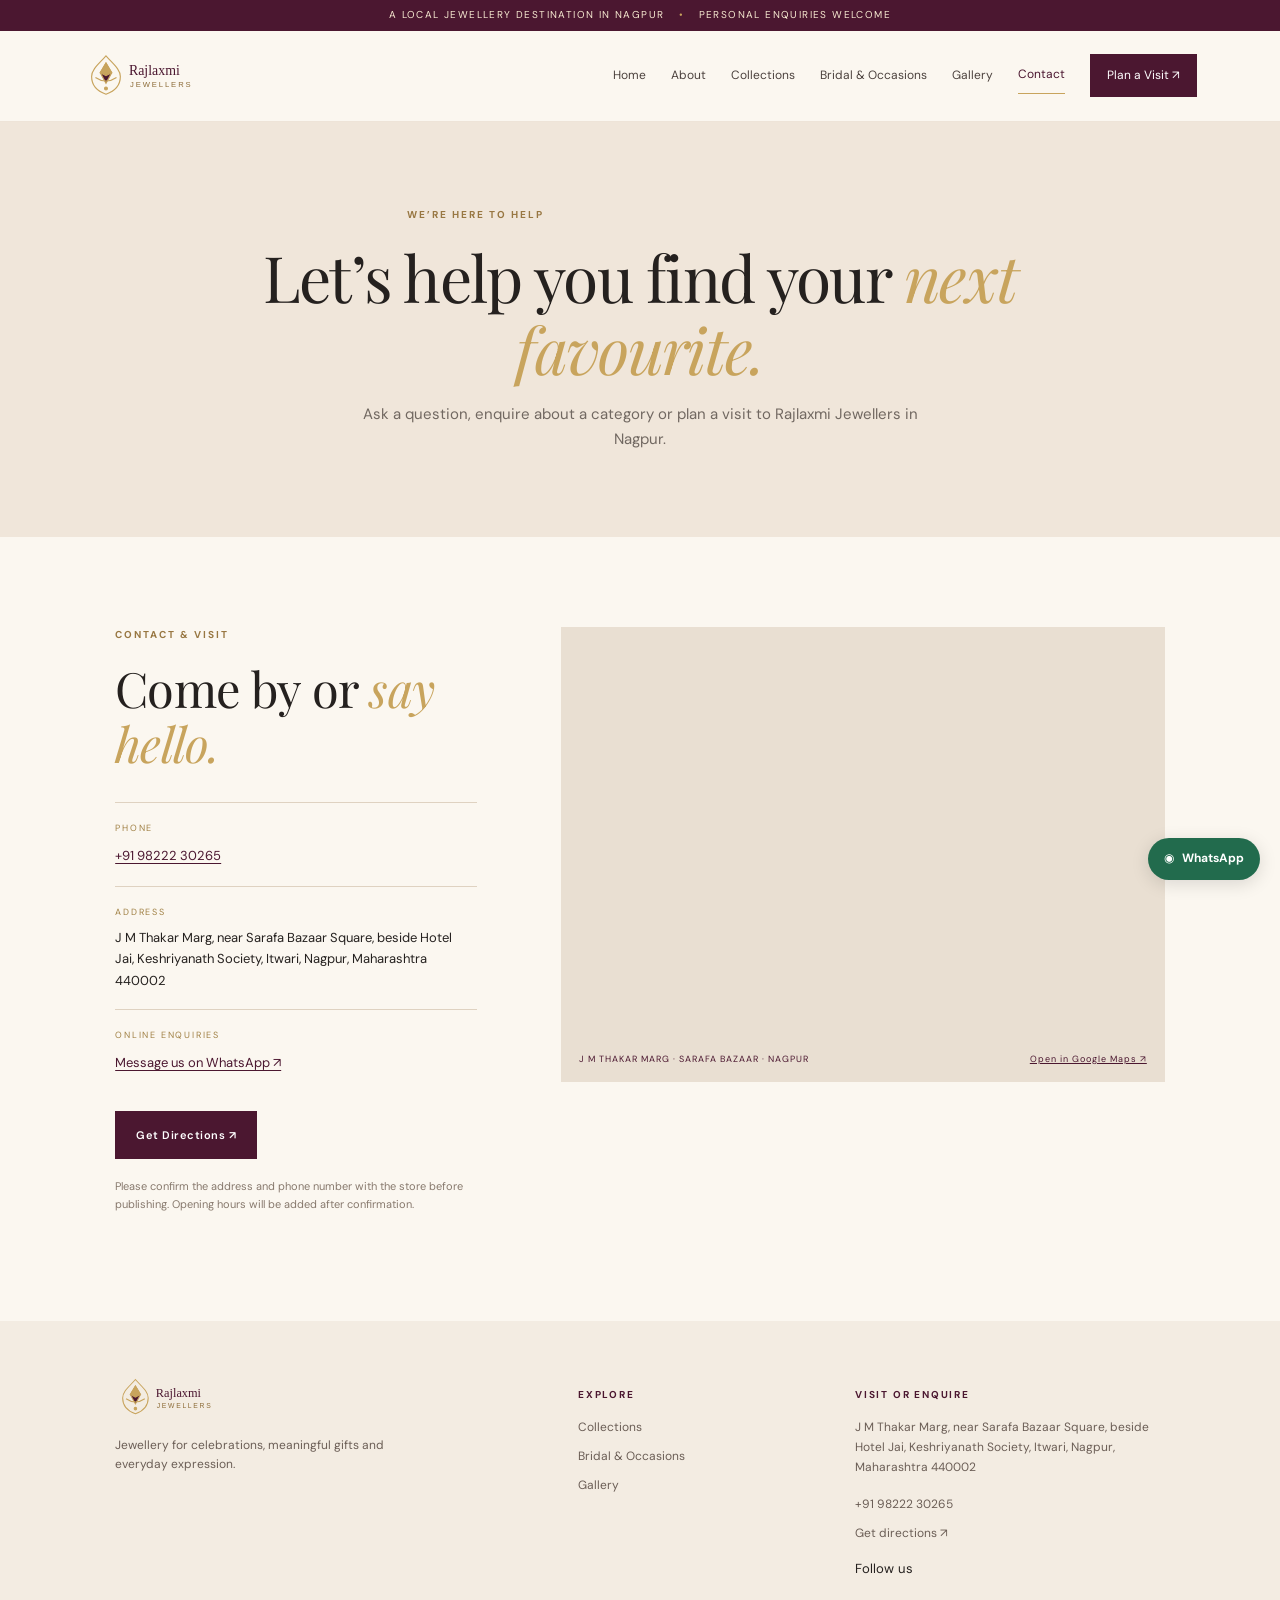
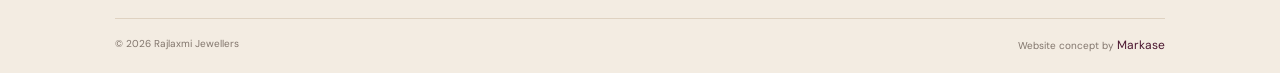
<file: contact.html>
<!doctype html><html lang="en"><head><meta charset="utf-8"><meta name="viewport" content="width=device-width, initial-scale=1"><title>Let’s Help You Find Your Next Favourite | Rajlaxmi Jewellers, Nagpur</title><meta name="description" content="Contact Rajlaxmi Jewellers in Nagpur, ask about jewellery designs, or plan your store visit."><meta name="theme-color" content="#4B1730"><meta property="og:type" content="website"><meta property="og:title" content="Let’s Help You Find Your Next Favourite | Rajlaxmi Jewellers"><meta property="og:description" content="Contact Rajlaxmi Jewellers in Nagpur, ask about jewellery designs, or plan your store visit."><meta property="og:image" content="assets/images/hero-jewellery.svg"><link rel="icon" href="assets/images/favicon.svg" type="image/svg+xml"><link rel="stylesheet" href="assets/css/styles.css"></head><body><a class="skip-link" href="#main">Skip to content</a><div class="topline">A local jewellery destination in Nagpur <span>•</span> Personal enquiries welcome</div><header class="site-header"><a class="brand" href="index.html" aria-label="Rajlaxmi Jewellers home"><img src="assets/images/rajlaxmi-jewellers-logo.svg" alt="Rajlaxmi Jewellers"></a><button class="menu-toggle" aria-expanded="false" aria-controls="primary-nav">Menu ☰</button><nav id="primary-nav" class="nav"><a href="index.html">Home</a><a href="about.html">About</a><a href="collections.html">Collections</a><a href="bridal.html">Bridal & Occasions</a><a href="gallery.html">Gallery</a><a href="contact.html" aria-current="page">Contact</a><a class="nav-call" href="contact.html">Plan a Visit ↗</a></nav></header><main id="main"><section class="page-banner contact-banner"><p class="eyebrow">WE’RE HERE TO HELP</p><h1>Let’s help you find your <em>next favourite.</em></h1><p>Ask a question, enquire about a category or plan a visit to Rajlaxmi Jewellers in Nagpur.</p></section><section class="contact-layout section-pad"><div class="contact-details"><p class="eyebrow">CONTACT & VISIT</p><h2>Come by or <em>say hello.</em></h2><div class="contact-detail"><span>PHONE</span><a data-phone href="tel:+919822230265">+91 98222 30265</a></div><div class="contact-detail"><span>ADDRESS</span><p data-address>J M Thakar Marg, near Sarafa Bazaar Square, beside Hotel Jai, Keshriyanath Society, Itwari, Nagpur, Maharashtra 440002</p></div><div class="contact-detail"><span>ONLINE ENQUIRIES</span><a data-whatsapp href="#">Message us on WhatsApp ↗</a></div><a class="button button-dark" data-directions href="#" target="_blank" rel="noopener">Get Directions ↗</a><p class="small-note">Please confirm the address and phone number with the store before publishing. Opening hours will be added after confirmation.</p></div><div class="map-wrap"><iframe title="Map showing Rajlaxmi Jewellers location" data-map src="https://maps.google.com/maps?q=Rajlaxmi%20Jewellers%2C%20Indora%20Square%2C%20Nagpur&z=15&output=embed" loading="lazy" referrerpolicy="no-referrer-when-downgrade"></iframe><div class="map-caption"><span>J M THAKAR MARG · SARAFA BAZAAR · NAGPUR</span><a data-directions target="_blank" rel="noopener">Open in Google Maps ↗</a></div></div></section></main><footer class="footer"><div class="footer-main"><div><a class="brand footer-brand" href="index.html"><img src="assets/images/rajlaxmi-jewellers-logo.svg" alt="Rajlaxmi Jewellers"></a><p>Jewellery for celebrations, meaningful gifts and everyday expression.</p></div><div><h3>Explore</h3><a href="collections.html">Collections</a><a href="bridal.html">Bridal & Occasions</a><a href="gallery.html">Gallery</a></div><div><h3>Visit or enquire</h3><p data-address>J M Thakar Marg, near Sarafa Bazaar Square, beside Hotel Jai, Keshriyanath Society, Itwari, Nagpur, Maharashtra 440002</p><a data-phone href="tel:+919822230265">+91 98222 30265</a><a data-directions target="_blank" rel="noopener">Get directions ↗</a><div class="social-links" data-social aria-label="Social media"><span>Follow us</span></div></div></div><div class="footer-bottom"><span>© <span data-year></span> Rajlaxmi Jewellers</span><span>Website concept by <a href="https://markase.in" target="_blank" rel="noopener">Markase</a></span></div></footer><a class="whatsapp-float" data-whatsapp href="https://wa.me/919822230265" target="_blank" rel="noopener" aria-label="Chat with Rajlaxmi Jewellers on WhatsApp">◉ <b>WhatsApp</b></a><script src="assets/js/site-config.js"></script><script src="assets/js/main.js"></script></body></html>
</file>
<file: assets/css/styles.css>
@import url('https://fonts.googleapis.com/css2?family=DM+Sans:wght@400;500;600;700&family=Playfair+Display:ital,wght@0,400;0,500;0,600;1,400;1,500&display=swap');
:root{--wine:#4b1730;--gold:#c8a45d;--ivory:#fbf7f0;--ink:#25211f;--muted:#716861;--beige:#ede3d5;--line:#dfd2c1}*{box-sizing:border-box}html{scroll-behavior:smooth}body{margin:0;background:var(--ivory);color:var(--ink);font-family:'DM Sans',sans-serif;font-size:15px;line-height:1.65}img{display:block;max-width:100%;object-fit:cover}a{color:inherit;text-decoration:none}button,input,select,textarea{font:inherit}button,a{ -webkit-tap-highlight-color:transparent}a:focus-visible,button:focus-visible,input:focus-visible,select:focus-visible,textarea:focus-visible{outline:3px solid var(--gold);outline-offset:3px}.skip-link{position:absolute;left:-9999px;top:0;background:white;padding:1rem;z-index:100}.skip-link:focus{left:1rem}.topline{background:var(--wine);color:#f7ead1;text-align:center;padding:7px 12px;font-size:10px;letter-spacing:1.4px;text-transform:uppercase}.topline span{color:var(--gold);padding:0 10px}.site-header{height:91px;padding:0 6.5%;display:flex;align-items:center;justify-content:space-between;background:var(--ivory);position:relative;z-index:10;border-bottom:1px solid #eee4d8}.brand img{width:225px;height:auto}.nav{display:flex;align-items:center;gap:25px;font-size:12px}.nav a{padding:8px 0;color:#4c423e}.nav a[aria-current=page]{color:var(--wine);border-bottom:1px solid var(--gold)}.nav .nav-call{background:var(--wine);color:white;padding:12px 17px}.nav-call span{color:var(--gold);padding-left:9px}.menu-toggle{display:none;background:none;border:1px solid var(--line);padding:8px 12px;color:var(--wine)}h1,h2,h3{font-family:'Playfair Display',Georgia,serif;font-weight:400;line-height:1.12;margin:0}h1{font-size:clamp(42px,5.3vw,76px);letter-spacing:-1.7px}h2{font-size:clamp(32px,3.8vw,51px);letter-spacing:-.8px}h3{font-size:26px}h1 em,h2 em{font-weight:400;color:var(--gold)}p{margin:0 0 18px}.eyebrow,.section-kicker,.card-index{font-size:10px;letter-spacing:2px;font-weight:700;color:#987742}.lead{font-size:17px;line-height:1.8;color:#6d625a;max-width:470px;margin:24px 0 30px}.button{display:inline-flex;align-items:center;justify-content:center;gap:17px;padding:14px 20px;font-size:11px;letter-spacing:.5px;font-weight:600;border:1px solid transparent;min-height:48px;cursor:pointer}.button-gold{background:var(--gold);color:#241b16}.button-outline{border-color:#b9a68d;color:var(--wine)}.button-dark{background:var(--wine);color:white}.button-row{display:flex;gap:12px;flex-wrap:wrap}.hero{display:grid;grid-template-columns:1fr 1.03fr;min-height:620px;padding-left:9%;gap:4%;overflow:hidden}.hero-copy{padding:93px 0 52px;align-self:center;max-width:550px}.hero-copy h1{margin-top:22px}.hero-visual{position:relative;min-height:600px}.hero-image{width:100%;height:100%;position:absolute;inset:0;object-position:center}.hero-visual:after{content:'';position:absolute;inset:0;background:linear-gradient(0deg,rgba(20,10,12,.3),transparent 38%);pointer-events:none}.image-caption{position:absolute;z-index:1;bottom:22px;left:25px;right:25px;display:flex;justify-content:space-between;color:white;font-size:9px;letter-spacing:2px}.hero-stamp{position:absolute;z-index:2;right:20px;top:35px;background:var(--ivory);border-radius:50%;width:112px;height:112px;display:flex;flex-direction:column;align-items:center;justify-content:center;text-align:center;font-family:'Playfair Display';font-size:13px;line-height:1.4;color:var(--wine);transform:rotate(8deg)}.hero-stamp i{color:#a17d3c}.hero-note{display:flex;align-items:center;gap:13px;margin-top:44px;font-size:10px;color:#85776c;letter-spacing:.4px}.ornament{font-size:25px;color:var(--gold)}.section-pad{padding:90px 9%}.intro-section{background:#fffdf9}.section-heading{display:flex;justify-content:space-between;align-items:end;gap:40px;margin:18px 0 40px}.section-heading h2{max-width:500px}.section-heading>p{max-width:350px;color:var(--muted);font-size:13px;margin-bottom:4px}.collection-grid{display:grid;grid-template-columns:1.2fr 1fr 1fr;gap:18px}.collection-card{position:relative;display:block;height:360px;overflow:hidden;background:var(--beige)}.collection-card img{height:100%;width:100%;transition:transform .5s}.collection-card:hover img,.feature-tile:hover img{transform:scale(1.04)}.collection-tall{height:420px}.collection-card:after{content:'';position:absolute;inset:40% 0 0;background:linear-gradient(transparent,rgba(20,10,10,.68))}.card-index{position:absolute;z-index:1;top:18px;left:18px;color:white;text-shadow:0 1px 4px #333}.collection-title{position:absolute;z-index:2;bottom:22px;left:22px;right:20px;color:white;font-family:'Playfair Display';font-size:25px;display:flex;justify-content:space-between}.collection-title b{font-family:'DM Sans';font-size:16px;color:var(--gold)}.center-link{text-align:center;margin-top:35px}.text-link{display:inline-block;border-bottom:1px solid var(--gold);padding:4px 0 7px;font-size:12px;color:var(--wine)}.text-link span{padding-left:14px;color:#987742}.occasion-band{display:grid;grid-template-columns:1fr 1fr;background:#efe5d8;min-height:480px}.occasion-photo img{width:100%;height:100%;min-height:480px}.occasion-copy{align-self:center;padding:70px 12%}.occasion-copy h2{margin:17px 0 22px}.occasion-copy p:not(.eyebrow){color:var(--muted);font-size:13px;margin-bottom:26px}.featured{background:var(--ivory)}.featured-grid{display:grid;grid-template-columns:repeat(3,1fr);gap:16px}.feature-tile{height:330px;position:relative;overflow:hidden}.feature-tile img{width:100%;height:100%;transition:transform .5s}.feature-tile span{position:absolute;bottom:0;left:0;right:0;background:rgba(75,23,48,.9);color:white;padding:12px 15px;font-size:11px}.visit-strip{padding:55px 9%;background:var(--wine);color:white;display:flex;align-items:center;justify-content:space-between;gap:30px}.visit-strip h2{margin:12px 0}.visit-strip p:not(.eyebrow){color:#e1d3d1;max-width:570px;margin:0}.visit-strip .eyebrow{color:var(--gold)}.footer{background:#f3ece2;padding:55px 9% 18px}.footer-main{display:grid;grid-template-columns:1.3fr .7fr 1fr;gap:60px;padding-bottom:38px}.footer-brand img{width:200px;margin-bottom:17px}.footer p,.footer a{font-size:12px;color:#6b5e56}.footer-main>div:first-child p{max-width:270px;margin-top:5px}.footer h3{font:700 10px 'DM Sans';letter-spacing:1.8px;text-transform:uppercase;color:var(--wine);margin:12px 0 17px}.footer-main>div:not(:first-child)>a{display:block;margin-bottom:9px}.footer-bottom{border-top:1px solid var(--line);padding-top:17px;display:flex;justify-content:space-between;font-size:10px;color:#81756c}.footer-bottom a{color:var(--wine)}.social-links{display:flex;gap:12px}.whatsapp-float{position:fixed;z-index:15;bottom:20px;right:20px;background:#226b4d;color:white;border-radius:30px;padding:11px 16px;box-shadow:0 4px 18px #0002;display:flex;gap:8px;align-items:center;font-size:12px}.whatsapp-float span{font-size:17px}.page-intro{padding:70px 9%;display:grid;grid-template-columns:1fr .9fr;align-items:center;gap:8%;background:#f0e6da}.page-intro h1{font-size:clamp(40px,4.8vw,66px);margin:18px 0}.intro-image{width:100%;height:420px}.story-section{display:grid;grid-template-columns:1fr 1fr;gap:9%;align-items:center}.story-image img{height:530px;width:100%}.story-copy h2{margin:18px 0 25px}.story-copy p{font-size:14px;color:var(--muted)}.small-note{font-size:11px;color:#87796d;margin-top:18px}.values-band{display:grid;grid-template-columns:repeat(3,1fr);background:#efe5d8;padding:55px 9%;gap:40px}.values-band span{color:#aa8747;font-size:11px;letter-spacing:2px}.values-band h3{margin:12px 0}.values-band p{font-size:12px;color:var(--muted);margin:0}.simple-cta{text-align:center;padding:80px 20px}.simple-cta h2{margin:16px auto 24px}.simple-cta>p:not(.eyebrow){color:var(--muted)}.page-banner{padding:85px 9%;text-align:center;position:relative;overflow:hidden}.page-banner h1{font-size:clamp(42px,5vw,68px);max-width:850px;margin:18px auto}.page-banner>p:not(.eyebrow){max-width:570px;margin:0 auto;color:var(--muted)}.burgundy-banner{background:var(--wine);color:white}.burgundy-banner .eyebrow{color:var(--gold)}.burgundy-banner h1 em{color:#e2c27b}.burgundy-banner>p:not(.eyebrow){color:#e6d8dc}.banner-ornament{color:var(--gold);font-size:44px;margin-top:22px}.category-grid{display:grid;grid-template-columns:1fr 1fr;gap:25px 22px}.category-card{background:#fffdf9;display:grid;grid-template-columns:.9fr 1fr;min-height:280px}.category-card>img{width:100%;height:100%;min-height:280px}.category-copy{padding:25px 22px;align-self:center}.category-copy .card-index{position:static;color:#a07b3a}.category-copy h2{font-size:27px;margin:10px 0}.category-copy p{font-size:12px;color:var(--muted)}.category-copy .text-link{font-size:10px}.bridal-hero{display:grid;grid-template-columns:.85fr 1.15fr;min-height:590px;background:#eee2d4}.bridal-hero-copy{padding:80px 7% 65px 15%;align-self:center}.bridal-hero h1{margin:20px 0}.bridal-hero-img{width:100%;height:100%;min-height:590px}.occasion-editorial-head{max-width:720px;margin-bottom:40px}.occasion-editorial-head h2{margin-top:15px}.occasion-columns{display:grid;grid-template-columns:repeat(3,1fr);gap:24px}.occasion-columns img{height:360px;width:100%;margin-bottom:22px}.occasion-columns h3{margin:8px 0}.occasion-columns p{font-size:13px;color:var(--muted)}.bridal-quote{text-align:center;padding:65px 15%;background:#efe5d8}.quote-mark{font-family:Georgia;font-size:70px;line-height:1;color:var(--gold)}.bridal-quote p{font-family:'Playfair Display';font-size:clamp(25px,3vw,38px);max-width:700px;margin:0 auto 20px}.light-banner{background:#f0e6da}.gallery-tools{display:flex;justify-content:space-between;align-items:center;gap:20px;margin-bottom:25px;font-size:10px;letter-spacing:1.5px;color:#947542}.filter-list{display:flex;gap:7px;flex-wrap:wrap}.filter-button{border:1px solid var(--line);background:transparent;color:#6e625a;padding:8px 14px;font-size:11px;cursor:pointer}.filter-button.active,.filter-button:hover{background:var(--wine);color:white;border-color:var(--wine)}.gallery-grid{columns:3 230px;column-gap:16px}.gallery-item{width:100%;display:block;position:relative;border:0;background:none;padding:0;margin:0 0 16px;break-inside:avoid;cursor:zoom-in;text-align:left}.gallery-item img{width:100%;height:auto;max-height:460px}.gallery-item span{display:flex;justify-content:space-between;padding:10px 0;color:var(--wine);font-size:11px}.gallery-item[hidden]{display:none}.lightbox{border:0;padding:0;background:#1b1516;color:white;max-width:min(90vw,1000px);max-height:90vh;overflow:visible}.lightbox::backdrop{background:#171014e8}.lightbox img{max-width:86vw;max-height:78vh;object-fit:contain}.lightbox p{padding:12px 18px;margin:0;font-size:12px}.lightbox-close{position:absolute;right:-14px;top:-17px;border:0;border-radius:50%;width:38px;height:38px;background:var(--gold);font-size:25px;cursor:pointer}.contact-banner{background:#f0e6da}.contact-layout{display:grid;grid-template-columns:.75fr 1.25fr;gap:8%;align-items:start}.contact-details h2{margin:15px 0 32px}.contact-detail{padding:18px 0;border-top:1px solid var(--line)}.contact-detail span{display:block;font-size:9px;letter-spacing:1.8px;color:#a08044;margin-bottom:7px}.contact-detail p,.contact-detail a{font-size:13px;margin:0}.contact-detail a{color:var(--wine);text-decoration:underline;text-underline-offset:3px}.contact-details>.button{margin-top:18px}.map-wrap{background:#e9dfd2}.map-wrap iframe{width:100%;height:410px;border:0;display:block}.map-caption{padding:15px 18px;display:flex;justify-content:space-between;gap:10px;font-size:9px;letter-spacing:1px;color:var(--wine)}.map-caption a{text-decoration:underline}.enquiry-section{background:#efe5d8;padding:75px 12%;display:grid;grid-template-columns:.8fr 1.2fr;gap:10%}.enquiry-intro h2{margin:16px 0}.enquiry-intro p:not(.eyebrow){font-size:13px;color:var(--muted)}.enquiry-form label{display:block;font-size:11px;color:#554740;margin-bottom:17px}.form-row{display:grid;grid-template-columns:1fr 1fr;gap:15px}.enquiry-form input,.enquiry-form select,.enquiry-form textarea{width:100%;margin-top:7px;padding:13px;border:1px solid #d3c3b1;background:#fffdf9;color:var(--ink);border-radius:0}.privacy-note,.form-status{font-size:10px;color:#766960}.form-status{margin-top:14px}.not-found{min-height:100vh;display:flex;flex-direction:column;align-items:flex-start;justify-content:center;padding:10%;background:#f0e6da}.not-found .brand{margin-bottom:65px}.not-found h1{max-width:750px;margin:20px 0}.not-found>p{margin:18px 0}.not-found>p:last-child{font-size:12px}
@media(max-width:900px){.site-header{padding:0 5%;height:78px}.brand img{width:190px}.menu-toggle{display:block}.nav{display:none;position:absolute;top:78px;left:0;right:0;background:var(--ivory);padding:18px 5% 25px;box-shadow:0 12px 20px #0001;flex-direction:column;align-items:stretch;gap:7px}.nav.open{display:flex}.nav a{padding:11px 4px}.nav .nav-call{padding:12px}.hero{padding-left:6%;grid-template-columns:1fr 1fr;gap:3%;min-height:540px}.hero-copy{padding:60px 0}.hero-visual{min-height:540px}.hero-stamp{width:88px;height:88px;font-size:11px}.section-pad{padding:70px 6%}.collection-card{height:320px}.collection-tall{height:370px}.occasion-copy{padding:50px 8%}.footer{padding:45px 6% 18px}.page-intro{padding:60px 6%;gap:5%}.category-grid{padding:60px 5%;gap:16px}.category-card{grid-template-columns:.8fr 1fr}.category-copy{padding:18px 15px}.category-copy h2{font-size:23px}.bridal-hero-copy{padding:55px 6% 55px 10%}.contact-layout{padding:60px 6%;gap:5%}.enquiry-section{padding:60px 7%;gap:6%}}
@media(max-width:640px){.topline{font-size:8px;letter-spacing:.7px}.topline span{padding:0 4px}.hero{display:flex;flex-direction:column;padding:0;gap:0}.hero-copy{padding:55px 7% 38px}.hero-copy h1{font-size:47px}.lead{font-size:15px;margin:18px 0 23px}.hero-visual{min-height:390px}.hero-note{margin-top:27px}.button{padding:13px 15px;font-size:10px}.section-pad{padding:55px 6%}.section-heading{display:block;margin:15px 0 28px}.section-heading>p{margin-top:16px}.collection-grid{grid-template-columns:1fr 1fr;gap:10px}.collection-card,.collection-tall{height:270px}.collection-tall{grid-column:span 2;height:330px}.collection-title{font-size:20px;left:15px;bottom:15px}.card-index{left:12px;top:12px;font-size:8px}.occasion-band{grid-template-columns:1fr}.occasion-photo img{min-height:320px;height:320px}.occasion-copy{padding:45px 7%}.featured-grid{grid-template-columns:1fr 1fr;gap:10px}.feature-tile{height:260px}.feature-tile:last-child{display:none}.visit-strip{padding:42px 7%;display:block}.visit-strip .button{margin-top:24px}.footer-main{grid-template-columns:1fr 1fr;gap:25px}.footer-main>div:first-child{grid-column:span 2}.footer-bottom{gap:15px;flex-wrap:wrap}.whatsapp-float{right:12px;bottom:12px;padding:10px 13px}.page-intro{display:flex;flex-direction:column;align-items:stretch;padding:45px 6%;gap:28px}.page-intro h1{font-size:44px}.intro-image{height:300px}.story-section{grid-template-columns:1fr;gap:32px}.story-image img{height:360px}.values-band{grid-template-columns:1fr;gap:25px;padding:40px 7%}.simple-cta{padding:60px 7%}.page-banner{padding:60px 6%}.page-banner h1{font-size:44px}.category-grid{grid-template-columns:1fr;padding:38px 5%;gap:15px}.category-card{min-height:230px;grid-template-columns:.85fr 1fr}.category-card>img{min-height:230px}.category-copy{padding:15px 12px}.category-copy h2{font-size:21px}.category-copy p{font-size:11px}.category-copy .text-link{font-size:9px}.bridal-hero{grid-template-columns:1fr}.bridal-hero-copy{padding:55px 7% 40px}.bridal-hero h1{font-size:48px}.bridal-hero-img{min-height:350px;height:350px}.occasion-columns{grid-template-columns:1fr;gap:32px}.occasion-columns img{height:330px;margin-bottom:15px}.bridal-quote{padding:45px 8%}.gallery-tools{align-items:flex-start;flex-direction:column}.gallery-grid{columns:2 130px;column-gap:10px}.gallery-item{margin-bottom:10px}.gallery-item span{font-size:10px}.contact-layout{grid-template-columns:1fr;gap:35px;padding:48px 6%}.map-wrap iframe{height:330px}.map-caption{flex-direction:column}.enquiry-section{grid-template-columns:1fr;padding:48px 6%;gap:24px}.form-row{grid-template-columns:1fr;gap:0}.not-found h1{font-size:43px}}@media(prefers-reduced-motion:reduce){*,*::before,*::after{scroll-behavior:auto!important;transition:none!important;animation:none!important}}

/* Final polish: local artwork, consistent image crops and visible social footer links */
img{max-width:100%;} .hero-image,.collection-card img,.occasion-photo img,.feature-tile img,.category-card img,.gallery-item img,.story-image img,.bridal-hero-img,.occasion-columns img{object-fit:cover;display:block;width:100%;} .social-links{display:flex;flex-wrap:wrap;align-items:center;gap:12px;margin-top:14px}.social-links span{flex-basis:100%;font-size:.82rem;color:inherit}.social-links a{display:inline-flex;align-items:center;justify-content:center;border:1px solid rgba(200,164,93,.55);border-radius:999px;padding:7px 12px;text-decoration:none;font-size:.82rem;transition:background .2s,color .2s}.social-links a:hover{background:#c8a45d;color:#35101d}.contact-layout{align-items:start}.map-wrap iframe{width:100%;min-height:360px;border:0;display:block}.contact-detail p{max-width:38ch;line-height:1.65}.footer-main{align-items:start}.footer a{overflow-wrap:anywhere}.page-banner p{max-width:720px}.gallery-item[hidden]{display:none!important}
@media(max-width:700px){.footer-main{grid-template-columns:1fr!important}.map-wrap iframe{min-height:280px}.social-links{margin-bottom:8px}.contact-layout{gap:28px}.hero{min-height:auto}.hero-copy{padding:36px 22px}.section-pad{padding-left:20px;padding-right:20px}}
</file>
